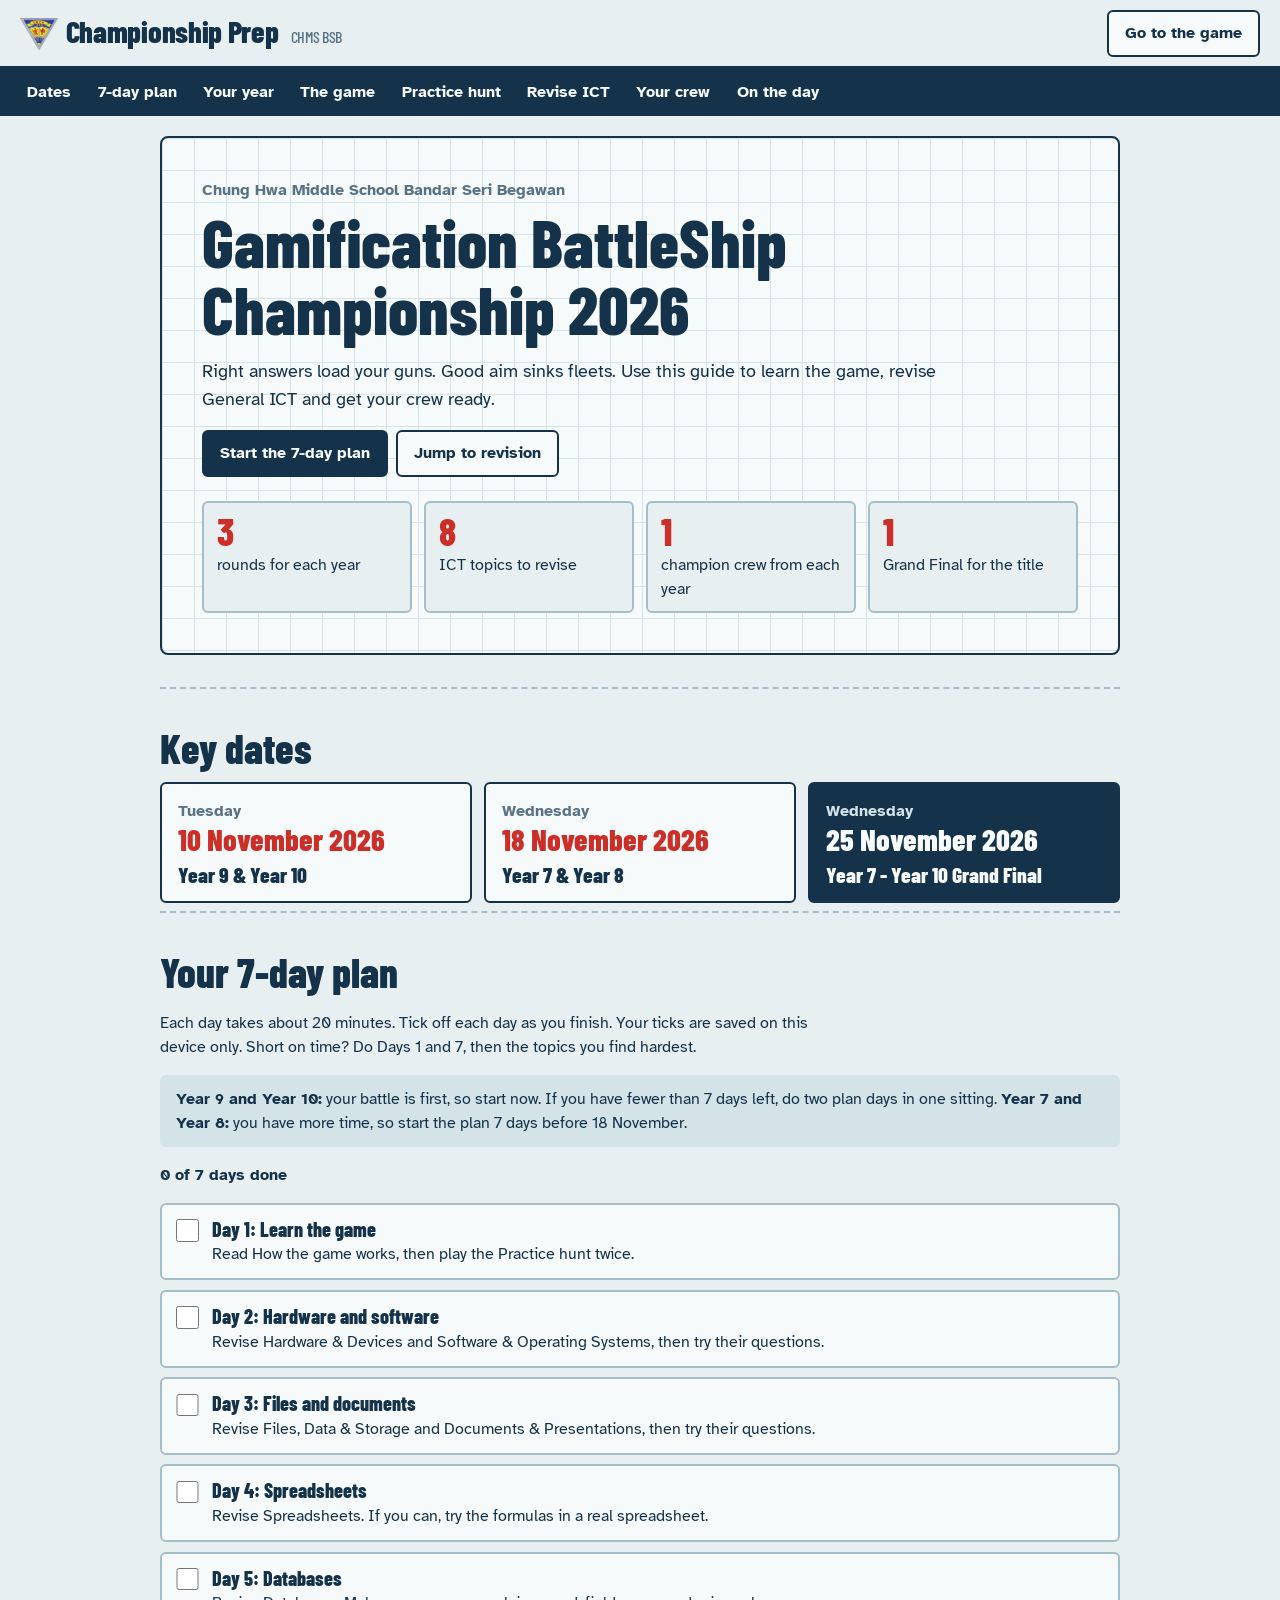
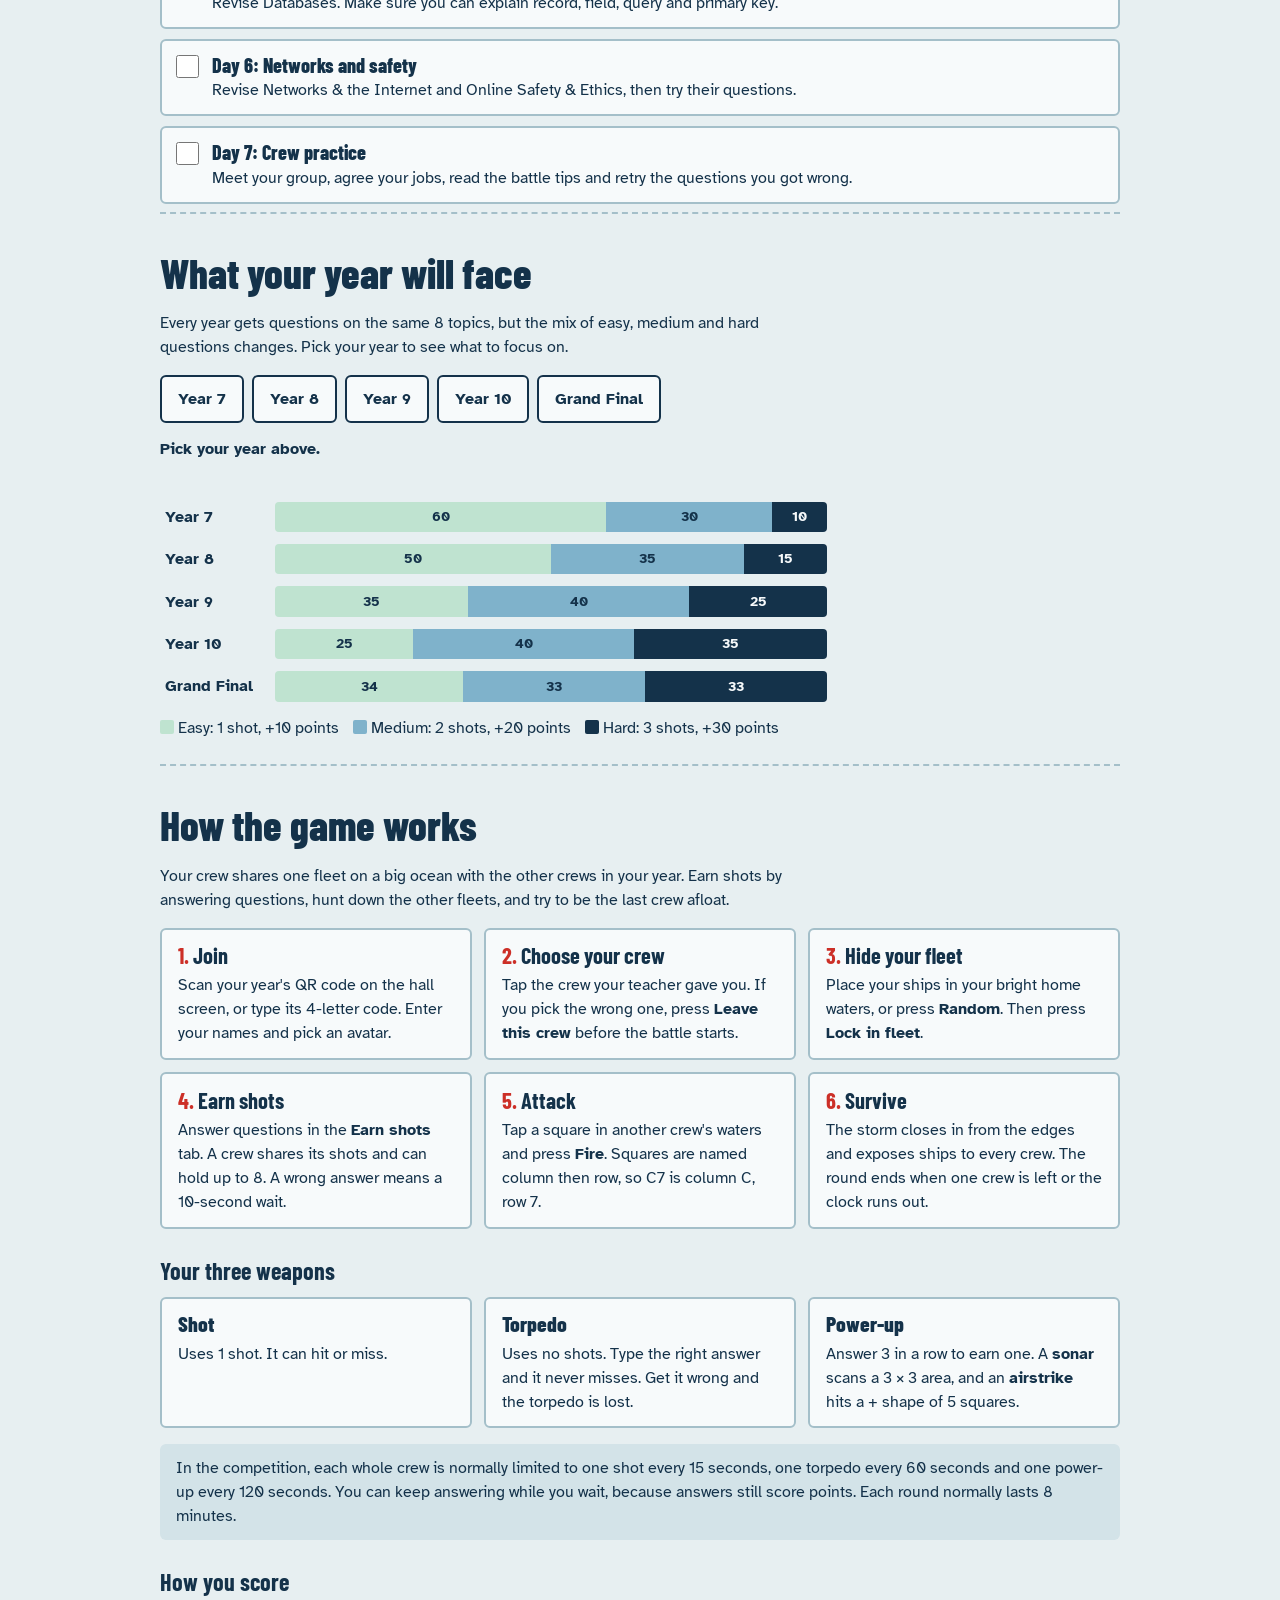
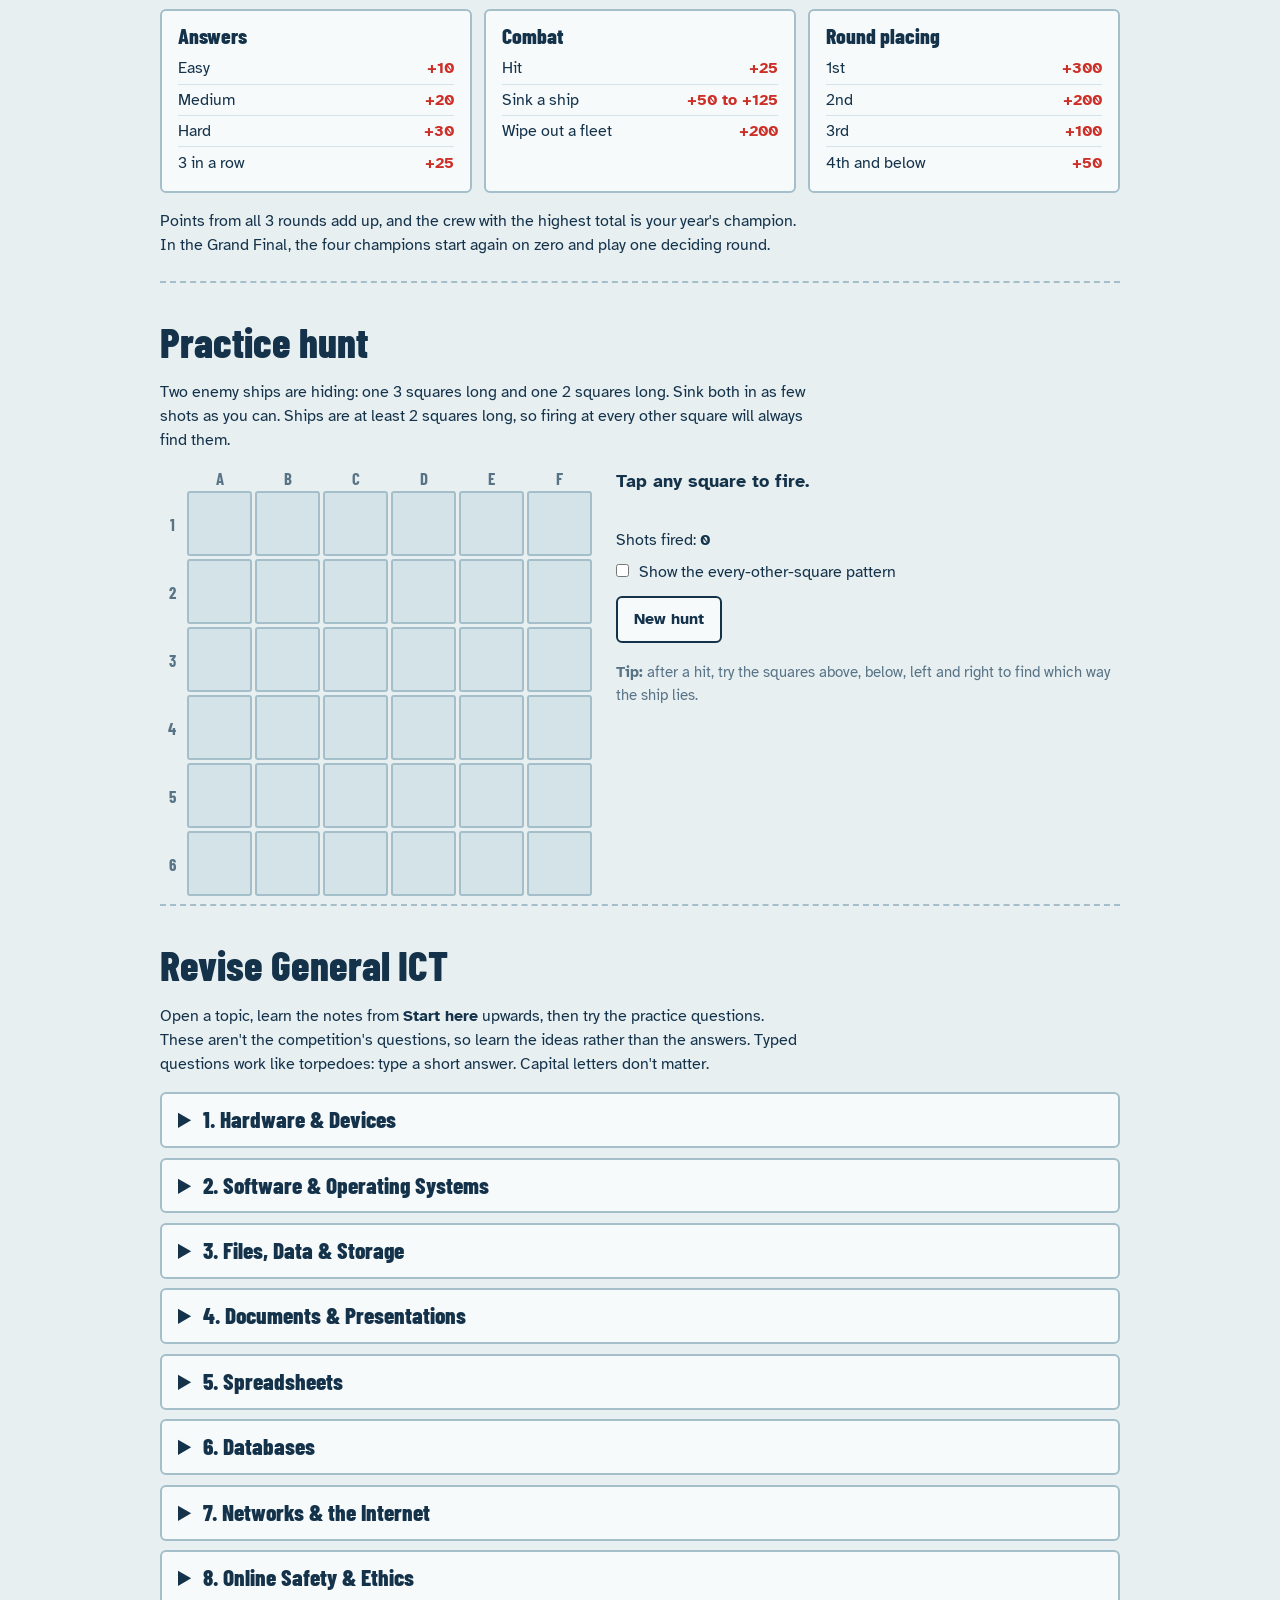
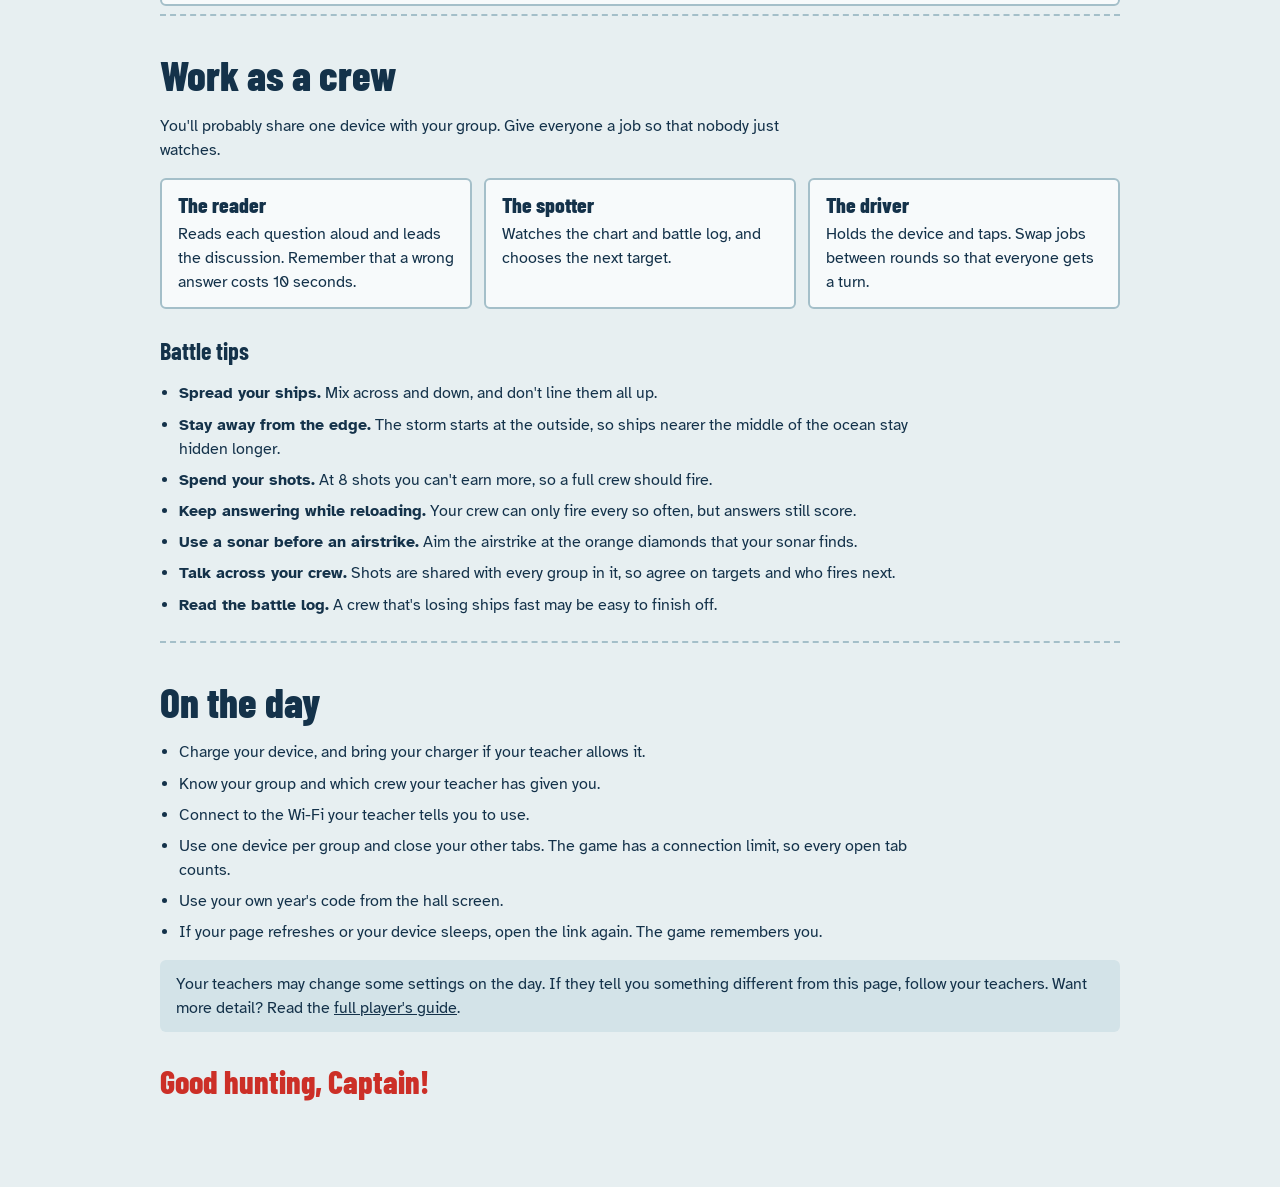
<file: prep.html>
<!DOCTYPE html>
<html lang="en">
<head>
  <meta charset="UTF-8">
  <meta name="viewport" content="width=device-width, initial-scale=1">
  <title>Championship Prep | CHMS Battleship</title>
  <meta name="description" content="A 7-day guide for CHMS BSB students: learn the game, revise General ICT and practise with your crew before the Gamification BattleShip Championship 2026.">
  <link rel="preconnect" href="https://fonts.googleapis.com">
  <link rel="preconnect" href="https://fonts.gstatic.com" crossorigin>
  <link href="https://fonts.googleapis.com/css2?family=Atkinson+Hyperlegible:wght@400;700&family=Barlow+Condensed:wght@500;700;800&display=swap" rel="stylesheet">
  <link rel="icon" type="image/png" href="img/logo-web.png">
  <link rel="stylesheet" href="css/style.css">
  <link rel="stylesheet" href="css/prep.css">
</head>
<body class="prep">
  <header class="topbar">
    <h1 class="brand"><img class="brand-logo" src="img/logo-web.png" alt="School crest">Championship Prep <small>CHMS BSB</small></h1>
    <a class="btn" href="index.html">Go to the game</a>
  </header>

  <nav class="prep-nav" aria-label="On this page">
    <a href="#dates">Dates</a>
    <a href="#plan">7-day plan</a>
    <a href="#year">Your year</a>
    <a href="#game">The game</a>
    <a href="#hunt">Practice hunt</a>
    <a href="#revise">Revise ICT</a>
    <a href="#crew">Your crew</a>
    <a href="#day">On the day</a>
  </nav>

  <main class="prep-main">
    <section class="hero">
      <p class="eyebrow">Chung Hwa Middle School Bandar Seri Begawan</p>
      <h2>Gamification BattleShip Championship 2026</h2>
      <p class="lead">Right answers load your guns. Good aim sinks fleets. Use this guide to learn the game, revise General ICT and get your crew ready.</p>
      <div class="btn-row">
        <a class="btn primary" href="#plan">Start the 7-day plan</a>
        <a class="btn" href="#revise">Jump to revision</a>
      </div>
      <dl class="facts">
        <div><dt>3</dt><dd>rounds for each year</dd></div>
        <div><dt>8</dt><dd>ICT topics to revise</dd></div>
        <div><dt>1</dt><dd>champion crew from each year</dd></div>
        <div><dt>1</dt><dd>Grand Final for the title</dd></div>
      </dl>
    </section>

    <section id="dates" class="block">
      <h2>Key dates</h2>
      <div class="dates">
        <article class="date-card"><p class="date-when">Tuesday<b>10 November 2026</b></p><p class="date-who">Year 9 &amp; Year 10</p></article>
        <article class="date-card"><p class="date-when">Wednesday<b>18 November 2026</b></p><p class="date-who">Year 7 &amp; Year 8</p></article>
        <article class="date-card final"><p class="date-when">Wednesday<b>25 November 2026</b></p><p class="date-who">Year 7 - Year 10 Grand Final</p></article>
      </div>
    </section>

    <section id="plan" class="block">
      <h2>Your 7-day plan</h2>
      <p>Each day takes about 20 minutes. Tick off each day as you finish. Your ticks are saved on this device only. Short on time? Do Days 1 and 7, then the topics you find hardest.</p>
      <p class="note"><b>Year 9 and Year 10:</b> your battle is first, so start now. If you have fewer than 7 days left, do two plan days in one sitting. <b>Year 7 and Year 8:</b> you have more time, so start the plan 7 days before 18 November.</p>
      <p class="progress" id="plan-progress" role="status"></p>
      <ol class="plan" id="plan-list"></ol>
    </section>

    <section id="year" class="block">
      <h2>What your year will face</h2>
      <p>Every year gets questions on the same 8 topics, but the mix of easy, medium and hard questions changes. Pick your year to see what to focus on.</p>
      <div class="year-picker" id="year-picker" role="group" aria-label="Choose your year"></div>
      <p class="year-focus" id="year-focus" role="status"></p>
      <div class="mix" id="mix"></div>
      <p class="key"><span class="swatch easy"></span> Easy: 1 shot, +10 points <span class="swatch medium"></span> Medium: 2 shots, +20 points <span class="swatch hard"></span> Hard: 3 shots, +30 points</p>
    </section>

    <section id="game" class="block">
      <h2>How the game works</h2>
      <p>Your crew shares one fleet on a big ocean with the other crews in your year. Earn shots by answering questions, hunt down the other fleets, and try to be the last crew afloat.</p>
      <ol class="flow">
        <li><h3>Join</h3><p>Scan your year's QR code on the hall screen, or type its 4-letter code. Enter your names and pick an avatar.</p></li>
        <li><h3>Choose your crew</h3><p>Tap the crew your teacher gave you. If you pick the wrong one, press <b>Leave this crew</b> before the battle starts.</p></li>
        <li><h3>Hide your fleet</h3><p>Place your ships in your bright home waters, or press <b>Random</b>. Then press <b>Lock in fleet</b>.</p></li>
        <li><h3>Earn shots</h3><p>Answer questions in the <b>Earn shots</b> tab. A crew shares its shots and can hold up to 8. A wrong answer means a 10-second wait.</p></li>
        <li><h3>Attack</h3><p>Tap a square in another crew's waters and press <b>Fire</b>. Squares are named column then row, so C7 is column C, row 7.</p></li>
        <li><h3>Survive</h3><p>The storm closes in from the edges and exposes ships to every crew. The round ends when one crew is left or the clock runs out.</p></li>
      </ol>

      <h3 class="sub">Your three weapons</h3>
      <div class="cards three">
        <article class="card"><h4>Shot</h4><p>Uses 1 shot. It can hit or miss.</p></article>
        <article class="card"><h4>Torpedo</h4><p>Uses no shots. Type the right answer and it never misses. Get it wrong and the torpedo is lost.</p></article>
        <article class="card"><h4>Power-up</h4><p>Answer 3 in a row to earn one. A <b>sonar</b> scans a 3 × 3 area, and an <b>airstrike</b> hits a + shape of 5 squares.</p></article>
      </div>
      <p class="note">In the competition, each whole crew is normally limited to one shot every 15 seconds, one torpedo every 60 seconds and one power-up every 120 seconds. You can keep answering while you wait, because answers still score points. Each round normally lasts 8 minutes.</p>

      <h3 class="sub">How you score</h3>
      <div class="cards three">
        <article class="card"><h4>Answers</h4><ul class="points"><li>Easy <b>+10</b></li><li>Medium <b>+20</b></li><li>Hard <b>+30</b></li><li>3 in a row <b>+25</b></li></ul></article>
        <article class="card"><h4>Combat</h4><ul class="points"><li>Hit <b>+25</b></li><li>Sink a ship <b>+50 to +125</b></li><li>Wipe out a fleet <b>+200</b></li></ul></article>
        <article class="card"><h4>Round placing</h4><ul class="points"><li>1st <b>+300</b></li><li>2nd <b>+200</b></li><li>3rd <b>+100</b></li><li>4th and below <b>+50</b></li></ul></article>
      </div>
      <p>Points from all 3 rounds add up, and the crew with the highest total is your year's champion. In the Grand Final, the four champions start again on zero and play one deciding round.</p>
    </section>

    <section id="hunt" class="block">
      <h2>Practice hunt</h2>
      <p>Two enemy ships are hiding: one 3 squares long and one 2 squares long. Sink both in as few shots as you can. Ships are at least 2 squares long, so firing at every other square will always find them.</p>
      <div class="hunt">
        <div class="hunt-board" id="hunt-board"></div>
        <div class="hunt-side">
          <p class="hunt-status" id="hunt-status" role="status">Tap any square to fire.</p>
          <p class="hunt-count">Shots fired: <b id="hunt-shots">0</b></p>
          <label class="check"><input type="checkbox" id="hunt-pattern"> Show the every-other-square pattern</label>
          <button class="btn" id="hunt-new" type="button">New hunt</button>
          <p class="hint"><b>Tip:</b> after a hit, try the squares above, below, left and right to find which way the ship lies.</p>
        </div>
      </div>
    </section>

    <section id="revise" class="block">
      <h2>Revise General ICT</h2>
      <p>Open a topic, learn the notes from <b>Start here</b> upwards, then try the practice questions. These aren't the competition's questions, so learn the ideas rather than the answers. Typed questions work like torpedoes: type a short answer. Capital letters don't matter.</p>
      <div class="topics" id="topics"></div>
    </section>

    <section id="crew" class="block">
      <h2>Work as a crew</h2>
      <p>You'll probably share one device with your group. Give everyone a job so that nobody just watches.</p>
      <div class="cards three">
        <article class="card"><h4>The reader</h4><p>Reads each question aloud and leads the discussion. Remember that a wrong answer costs 10 seconds.</p></article>
        <article class="card"><h4>The spotter</h4><p>Watches the chart and battle log, and chooses the next target.</p></article>
        <article class="card"><h4>The driver</h4><p>Holds the device and taps. Swap jobs between rounds so that everyone gets a turn.</p></article>
      </div>
      <h3 class="sub">Battle tips</h3>
      <ul class="tips">
        <li><b>Spread your ships.</b> Mix across and down, and don't line them all up.</li>
        <li><b>Stay away from the edge.</b> The storm starts at the outside, so ships nearer the middle of the ocean stay hidden longer.</li>
        <li><b>Spend your shots.</b> At 8 shots you can't earn more, so a full crew should fire.</li>
        <li><b>Keep answering while reloading.</b> Your crew can only fire every so often, but answers still score.</li>
        <li><b>Use a sonar before an airstrike.</b> Aim the airstrike at the orange diamonds that your sonar finds.</li>
        <li><b>Talk across your crew.</b> Shots are shared with every group in it, so agree on targets and who fires next.</li>
        <li><b>Read the battle log.</b> A crew that's losing ships fast may be easy to finish off.</li>
      </ul>
    </section>

    <section id="day" class="block">
      <h2>On the day</h2>
      <ul class="checks">
        <li>Charge your device, and bring your charger if your teacher allows it.</li>
        <li>Know your group and which crew your teacher has given you.</li>
        <li>Connect to the Wi-Fi your teacher tells you to use.</li>
        <li>Use one device per group and close your other tabs. The game has a connection limit, so every open tab counts.</li>
        <li>Use your own year's code from the hall screen.</li>
        <li>If your page refreshes or your device sleeps, open the link again. The game remembers you.</li>
      </ul>
      <p class="note">Your teachers may change some settings on the day. If they tell you something different from this page, follow your teachers. Want more detail? Read the <a href="https://github.com/fragilesilver/chmsbsb-battleship/blob/main/docs/PLAYERS_GUIDE.md">full player's guide</a>.</p>
      <p class="good-luck">Good hunting, Captain!</p>
    </section>
  </main>

  <script type="module" src="js/prep.js"></script>
</body>
</html>
</file>
<file: css/style.css>
/* ============================================================
   CHMS Battleship Royale  -  "plotting table" look:
   pale chart paper, navy ink, red grease-pencil hits
   ============================================================ */
:root {
  --paper: #e7eff1;
  --sea: #d3e3e8;
  --line: #a4bfc9;
  --ink: #14324a;
  --ink-soft: #587386;
  --hit: #cc2f27;
  --card: #f7fafb;
  --display: "Barlow Condensed", "Arial Narrow", "Roboto Condensed", sans-serif;
  --body: "Atkinson Hyperlegible", "Segoe UI", system-ui, sans-serif;
}

* { box-sizing: border-box; }
html, body { margin: 0; }
body {
  background: var(--paper);
  color: var(--ink);
  font: 16px/1.5 var(--body);
  min-height: 100vh;
}
button, input, select { font: inherit; color: inherit; }
[hidden] { display: none !important; }
:focus-visible { outline: 3px solid var(--hit); outline-offset: 2px; }

/* ---------- top bar ---------- */
.topbar {
  display: flex; align-items: center; justify-content: space-between; gap: 1rem;
  flex-wrap: wrap;
  padding: .6rem 1.25rem;
  border-bottom: 2px solid var(--ink);
}
.brand {
  margin: 0; font: 800 1.9rem/1 var(--display); letter-spacing: -.01em;
}
.brand small { font-weight: 500; font-size: 1rem; color: var(--ink-soft); margin-left: .4rem; }
.brand-logo { height: 2rem; width: auto; margin-right: .5rem; vertical-align: -.4rem; }
.who { display: flex; align-items: center; gap: .5rem; font-weight: 700; }
.who .code { font: 500 1rem var(--display); color: var(--ink-soft); margin-left: .5rem; }

main { padding: 1.25rem; max-width: 1400px; margin: 0 auto; }
h2 { font: 800 2rem/1.1 var(--display); margin: 0 0 .5rem; }
h3 { font: 700 1.2rem/1.2 var(--display); margin: 1.4rem 0 .5rem; }
p { max-width: 65ch; }

/* ---------- forms and buttons ---------- */
.join, .setup { max-width: 30rem; margin: 2rem auto; }
form label { display: block; font-weight: 700; margin-bottom: 1rem; }
input, select {
  display: block; width: 100%; margin-top: .3rem;
  padding: .65rem .8rem;
  border: 2px solid var(--ink); border-radius: 6px; background: var(--card);
}
#join-code, #reopen-code { font: 700 1.8rem var(--display); letter-spacing: .15em; text-transform: uppercase; }
fieldset { border: 2px solid var(--line); border-radius: 6px; margin: 0 0 1rem; padding: .5rem 1rem; }
legend { font-weight: 700; padding: 0 .3rem; }
.name-row { display: flex; align-items: center; gap: .6rem; margin: .4rem 0; font-weight: 400; }
.name-row input { margin: 0; }
.two-col { display: grid; grid-template-columns: repeat(auto-fit, minmax(9rem, 1fr)); gap: 0 1rem; align-items: end; }
label.check { display: flex; gap: .6rem; align-items: flex-start; font-weight: 400; margin: .5rem 0; }
label.check input { width: auto; margin: .3rem 0 0; flex: none; }
.reopen { margin-top: 2.5rem; padding-top: 1rem; border-top: 2px dashed var(--line); }
.inline { display: flex; gap: .5rem; }
.inline input { margin: 0; }
.msg { color: var(--hit); font-weight: 700; min-height: 1.5em; }

.btn {
  display: inline-block; padding: .6rem 1rem;
  border: 2px solid var(--ink); border-radius: 6px;
  background: var(--card); font-weight: 700; cursor: pointer;
}
a.btn { color: inherit; text-decoration: none; }
.btn:hover:not(:disabled) { background: var(--sea); }
.btn:disabled { opacity: .4; cursor: not-allowed; }
.btn.primary { background: var(--ink); color: var(--card); }
.btn.primary:hover:not(:disabled) { background: #0c2233; }
.btn.danger { border-color: var(--hit); color: var(--hit); }
.btn.on { background: var(--sea); }
.btn.wide { display: block; width: 100%; margin-top: .75rem; }
.btn-row { display: flex; flex-wrap: wrap; gap: .5rem; margin: .75rem 0; }

.btn.fire {
  background: var(--hit); border-color: var(--hit); color: #fff;
  font: 800 2rem/1 var(--display); padding: .7rem;
}
.btn.fire:hover:not(:disabled) { background: #a8241e; }

/* ---------- team pennants ---------- */
.pennant {
  display: inline-block; flex: none; width: 1.3rem; height: .9rem;
  background: var(--tc, var(--ink));
  clip-path: polygon(0 0, 100% 50%, 0 100%);
}

.team-picker { list-style: none; padding: 0; display: grid; gap: .75rem; grid-template-columns: repeat(auto-fill, minmax(15rem, 1fr)); }
.team-btn {
  width: 100%; text-align: left; cursor: pointer;
  display: grid; grid-template-columns: auto 1fr; gap: .2rem .6rem; align-items: center;
  padding: .9rem 1rem; border-radius: 6px;
  border: 2px solid var(--tc); border-left-width: 10px; background: var(--card);
}
.team-btn strong { font: 700 1.4rem var(--display); }
.team-btn .crew { grid-column: 2; color: var(--ink-soft); font-size: .9rem; }
.team-btn:hover { background: color-mix(in srgb, var(--tc) 12%, var(--card)); }

.teams { list-style: none; padding: 0; margin: 0; }
.team-row {
  display: grid; grid-template-columns: auto 1fr auto; gap: 0 .6rem; align-items: center;
  padding: .45rem 0; border-bottom: 1px solid var(--line);
}
.team-row .tname { font-weight: 700; }
.team-row .tstat { font: 500 1.05rem var(--display); }
.team-row .tmembers { grid-column: 2 / 4; font-size: .85rem; color: var(--ink-soft); }
.team-row.me .tname { text-decoration: underline 3px var(--tc); text-underline-offset: 4px; }
.team-row.out { opacity: .5; }
.team-row.out .tname { text-decoration: line-through; }

/* ---------- play layout ---------- */
.play { display: grid; grid-template-columns: minmax(0, 1fr) 24rem; gap: 1.5rem; align-items: start; }
.panel { background: var(--card); border: 2px solid var(--ink); border-radius: 8px; padding: 1rem 1.1rem; }
.panel h2 { font-size: 1.7rem; }
.hint { color: var(--ink-soft); font-size: .92rem; }
.chart-wrap { overflow-x: auto; padding-bottom: .5rem; }

@media (max-width: 900px) {
  .play { grid-template-columns: 1fr; }
  main { padding: .75rem; }
}

/* ---------- the ocean chart (the one bold element) ---------- */
.ocean {
  display: grid;
  grid-template-columns: 1.6rem repeat(var(--cols), minmax(22px, 1fr));
  min-width: calc(1.6rem + var(--cols) * 22px);
  max-width: calc(1.6rem + var(--cols) * 46px);
  background: var(--paper);
  border: 2px solid var(--ink);
  border-radius: 4px;
  user-select: none;
}
.axis {
  display: grid; place-items: center;
  font: 700 .85rem var(--display); color: var(--ink-soft);
}
.axis.col { padding: .15rem 0; border-bottom: 2px solid var(--ink); }
.axis.row { border-right: 2px solid var(--ink); }

.cell {
  position: relative; aspect-ratio: 1; padding: 0; margin: 0; cursor: crosshair;
  border: 0; border-right: 1px solid var(--line); border-bottom: 1px solid var(--line);
  background: color-mix(in srgb, var(--tc, var(--sea)) 9%, var(--sea));
}
.cell.mine { background: color-mix(in srgb, var(--tc) 26%, var(--card)); }
.cell.zl { border-left: 2px dashed var(--ink); }
.cell.zt { border-top: 2px dashed var(--ink); }
.cell.open-water {
  background: repeating-linear-gradient(45deg, var(--sea) 0 5px, var(--paper) 5px 7px);
}
.cell.dead-zone { background: color-mix(in srgb, var(--ink-soft) 22%, var(--sea)); }
.cell.inactive { opacity: .4; cursor: not-allowed; }
.cell:hover:not(.inactive) { box-shadow: inset 0 0 0 2px var(--ink); }

.cell.storm {
  background-image: repeating-linear-gradient(-45deg, rgba(58, 44, 96, .32) 0 3px, transparent 3px 8px);
}

/* ships */
.cell.ship { background: var(--ink); }
.cell.ship.mine { background: color-mix(in srgb, var(--tc) 55%, var(--ink)); }
.cell.sh.start { border-radius: 45% 0 0 45%; }
.cell.sh.end   { border-radius: 0 45% 45% 0; }
.cell.sv.start { border-radius: 45% 45% 0 0; }
.cell.sv.end   { border-radius: 0 0 45% 45%; }
.cell.ship.sunk { background: #4a3431; }

/* shots: grease-pencil marks */
.cell.miss::after {
  content: ""; position: absolute; inset: 32%;
  border: 2px solid var(--ink-soft); border-radius: 50%;
}
.cell.hit::before, .cell.hit::after {
  content: ""; position: absolute; left: 12%; right: 12%; top: calc(50% - 2px);
  height: 4px; border-radius: 2px; background: var(--hit);
  transform: rotate(45deg);
}
.cell.hit::after { transform: rotate(-45deg); }
.cell.ship.hit::before, .cell.ship.hit::after { background: #ff5a4f; }

/* placement ghost + chosen target */
.cell.ghost { background: color-mix(in srgb, var(--ink) 45%, var(--sea)); }
.cell.ghost.bad { background: color-mix(in srgb, var(--hit) 55%, var(--sea)); }
.cell.target { box-shadow: inset 0 0 0 3px var(--hit); z-index: 1; }
.cell.target::after {
  content: ""; position: absolute; inset: -6px; border: 2px solid var(--hit); border-radius: 50%;
  animation: lock 1.2s ease-out infinite;
}
@keyframes lock { from { transform: scale(1.5); opacity: 0; } to { transform: scale(.9); opacity: 1; } }
@media (prefers-reduced-motion: reduce) { .cell.target::after { animation: none; } }

/* ---------- placement panel ---------- */
.ship-list { list-style: none; padding: 0; margin: .5rem 0; display: grid; gap: .4rem; }
.ship-pick {
  width: 100%; display: flex; align-items: center; gap: .6rem; text-align: left;
  padding: .5rem .7rem; border: 2px solid var(--line); border-radius: 6px; background: var(--card); cursor: pointer;
  font-weight: 700;
}
.ship-pick small { font-weight: 400; color: var(--ink-soft); margin-left: auto; }
.ship-pick.sel { border-color: var(--ink); background: var(--sea); }
.ship-pick.placed .ship-bar { background: var(--ink); }
.ship-bar {
  flex: none; width: calc(var(--len) * .9rem); height: .8rem; border-radius: .4rem;
  border: 2px solid var(--ink); background: transparent;
}

/* ---------- battle panel ---------- */
.ammo { display: grid; grid-template-columns: auto 1fr; align-items: end; gap: 0 .6rem; }
.ammo-n { font: 800 4.5rem/.85 var(--display); }
.ammo-l { color: var(--ink-soft); padding-bottom: .3rem; }
.shells { grid-column: 1 / 3; display: flex; gap: .3rem; margin-top: .5rem; }
.shell { width: .8rem; height: 1.6rem; border: 2px solid var(--ink); border-radius: .4rem .4rem .15rem .15rem; }
.shell.full { background: var(--ink); }

.fire-box { margin-top: 1.2rem; padding-top: 1rem; border-top: 2px dashed var(--line); }
.target-label { display: block; color: var(--ink-soft); }
.target-cell { font: 800 3rem/1 var(--display); }

.sunk-note { border-left: 6px solid var(--hit); padding-left: .8rem; }
.winner { border-left: 8px solid var(--tc); padding-left: .9rem; }
.winner h2 { font-size: 2.6rem; }

.feed { list-style: none; padding: 0; margin: 0; max-height: 16rem; overflow-y: auto; font-size: .92rem; }
.feed li { padding: .35rem 0 .35rem .6rem; border-left: 4px solid var(--tc); margin-bottom: .3rem; }
.feed time { color: var(--ink-soft); font-size: .8rem; margin-right: .3rem; }
.feed .feed-sink, .feed .feed-out, .feed .feed-win { font-weight: 700; }
.feed .feed-info { border-left-color: var(--line); color: var(--ink-soft); }

/* ---------- toast ---------- */
.toast {
  position: fixed; left: 50%; bottom: 1.5rem; transform: translate(-50%, 150%);
  background: var(--ink); color: var(--card); padding: .75rem 1.25rem; border-radius: 6px;
  font-weight: 700; transition: transform .2s ease, visibility .2s; max-width: 90vw; z-index: 10;
  visibility: hidden;
}
.toast.show { transform: translate(-50%, 0); visibility: visible; }
.toast.big { background: var(--hit); font: 800 1.6rem var(--display); }
@media (prefers-reduced-motion: reduce) { .toast { transition: none; } }

/* ---------- teacher ---------- */
.join-banner {
  display: flex; flex-wrap: wrap; gap: 1rem 3rem; align-items: end;
  padding: .75rem 0 1rem; border-bottom: 2px solid var(--ink);
}
.jb-label { display: block; color: var(--ink-soft); }
.jb-url { font: 700 1.5rem var(--display); word-break: break-all; }
.jb-code { font: 800 4rem/.9 var(--display); letter-spacing: .12em; }

.phases { display: flex; flex-wrap: wrap; gap: .5rem; padding: 0; margin: 1rem 0; list-style: none; counter-reset: ph; }
.phases li {
  counter-increment: ph; padding: .3rem .8rem; border: 2px solid var(--line); border-radius: 99px;
  color: var(--ink-soft); font-weight: 700;
}
.phases li::before { content: counter(ph) ". "; }
.phases li.done { border-color: var(--ink-soft); }
.phases li.now { border-color: var(--ink); background: var(--ink); color: var(--card); }

.control-grid { display: grid; grid-template-columns: minmax(0, 1fr) 21rem; gap: 1.5rem; align-items: start; }
@media (max-width: 1000px) { .control-grid { grid-template-columns: 1fr; } }
.controls p.big { font: 800 2.2rem var(--display); margin: 0 0 .5rem; }
.warn { color: var(--hit); font-weight: 700; font-size: .9rem; }
.crews p { margin: .3rem 0; display: flex; gap: .4rem; align-items: baseline; flex-wrap: wrap; }

/* ---------- battle tabs ---------- */
.tabs { display: flex; gap: .2rem; margin: 1.1rem 0 0; border-bottom: 2px solid var(--ink); }
.tab {
  flex: 1 1 auto; white-space: nowrap; padding: .45rem .4rem; border: 2px solid transparent; border-bottom: 0; border-radius: 6px 6px 0 0;
  background: none; font: 700 1.1rem var(--display); color: var(--ink-soft); cursor: pointer; margin-bottom: -2px;
}
.tab[aria-selected="true"] { border-color: var(--ink); background: var(--card); color: var(--ink); }
.tab-body { padding-top: .9rem; }
.tab-body .fire-box { margin-top: 0; padding-top: 0; border-top: 0; }

.code-view {
  margin: .5rem 0; padding: .7rem .8rem; overflow-x: auto;
  background: var(--ink); color: #e9f2f4; border-radius: 6px;
  font: 500 .85rem/1.45 "Cascadia Mono", "Consolas", "Menlo", monospace; tab-size: 4;
}

/* quiz */
.q-level { margin: 0; color: var(--ink-soft); font-size: .9rem; }
.q-text { font-weight: 700; margin: .5rem 0; }
.options { display: grid; gap: .4rem; }
.opt {
  text-align: left; padding: .6rem .8rem; border: 2px solid var(--line); border-radius: 6px;
  background: var(--card); cursor: pointer; font-weight: 700;
}
.opt:hover:not(:disabled) { border-color: var(--ink); }
.opt:disabled { cursor: default; }
.opt.right { border-color: #1f8a5b; background: #dff1e7; }
.opt.wrong { border-color: var(--hit); background: #f7dfdd; }
.explain { font-size: .92rem; margin: .7rem 0 .3rem; }
.q-note { font-weight: 700; color: var(--hit); margin: .4rem 0; }
.q-note.ok { color: #1f8a5b; }

/* torpedo */
.torpedo .inline { margin-top: .6rem; }
#torpedo-answer { font: 700 1.3rem var(--display); letter-spacing: .04em; }
#torpedo-answer.square { font-size: 1.6rem; letter-spacing: .08em; text-transform: uppercase; max-width: 7rem; }
.torpedo .btn.fire { font-size: 1.3rem; padding: .5rem 1rem; }

/* code console */
.console textarea {
  width: 100%; resize: vertical; margin-top: .3rem; padding: .7rem .8rem;
  border: 2px solid var(--ink); border-radius: 6px; background: var(--ink); color: #e9f2f4;
  font: 500 .95rem/1.45 "Cascadia Mono", "Consolas", "Menlo", monospace; tab-size: 4;
}
.console .btn-row { justify-content: space-between; }
.console .btn.run { font-size: 1.3rem; padding: .5rem 1.4rem; }
.console-log { list-style: none; margin: .5rem 0 0; padding: .5rem .7rem; border: 2px solid var(--line); border-radius: 6px; font-size: .9rem; }
.console-log li { padding: .15rem 0; }
.log-err { color: var(--hit); font-weight: 700; }
.log-hit { color: var(--hit); font-weight: 700; }
.log-out { font-family: "Cascadia Mono", "Consolas", "Menlo", monospace; }
.log-info, .log-miss { color: var(--ink-soft); }
.linkish { background: none; border: 0; padding: .3rem 0; color: var(--ink-soft); text-decoration: underline; cursor: pointer; }

/* teacher extras */
.score { font: 500 .95rem var(--display); color: var(--ink-soft); }
.btn-row.modes .btn { font-weight: 400; }
.btn-row.modes .btn.on { font-weight: 700; }

/* ---------- phase 3: storm, power-ups, sound ---------- */
.top-right { display: flex; align-items: center; gap: 1rem; flex-wrap: wrap; }
.btn.mute { padding: .3rem .7rem; font-size: .85rem; }

.cell.ship.spotted { background: color-mix(in srgb, var(--ink) 70%, #3a2c60); outline: 2px dashed #f2c14e; outline-offset: -4px; }
.cell.intel-ship::before {
  content: ""; position: absolute; inset: 30%; background: #e0621b; transform: rotate(45deg); border-radius: 2px;
}
.cell.intel-clear::before {
  content: ""; position: absolute; inset: 44%; background: var(--ink-soft); border-radius: 50%; opacity: .6;
}
.cell.area { box-shadow: inset 0 0 0 999px rgba(204, 47, 39, .2); }
.cell.area.target { box-shadow: inset 0 0 0 3px var(--hit), inset 0 0 0 999px rgba(204, 47, 39, .2); }

.pu-count { grid-column: 1 / 3; margin-top: .5rem; font: 500 1.05rem var(--display); color: var(--ink-soft); }
.storm-line {
  grid-column: 1 / 3; margin-top: .4rem; padding: .3rem .6rem; border-radius: 6px;
  background: #e4dff0; color: #3a2c60; font-weight: 700; font-size: .9rem;
}
.storm-line:empty { display: none; }

.weapons { display: flex; gap: .3rem; margin-bottom: .8rem; }
.weapon {
  flex: 1; padding: .45rem .3rem; border: 2px solid var(--line); border-radius: 6px; background: var(--card);
  font: 700 1.05rem var(--display); cursor: pointer;
}
.weapon span { font-weight: 500; color: var(--ink-soft); }
.weapon[aria-checked="true"] { border-color: var(--hit); background: #f7dfdd; }
.weapon:disabled { opacity: .4; cursor: not-allowed; }

.toast.alert { background: #8a1f1a; }
.toast.storm { background: #3a2c60; }

.feed .feed-storm { border-left-color: #3a2c60; font-weight: 700; color: #3a2c60; }
.feed .feed-power { font-style: italic; }

.storm-row { align-items: center; }
.storm-level { font: 800 1.4rem var(--display); color: #3a2c60; margin-right: .5rem; }

/* ---------- projector ---------- */
body.projector main { max-width: none; padding: 1rem 1.5rem; }
.proj-join { font-size: 1.15rem; }
.proj-join strong { font: 800 1.6rem var(--display); letter-spacing: .03em; }

.proj-lobby { display: grid; grid-template-columns: minmax(0, 1fr) minmax(0, 1fr); gap: 3rem; align-items: start; padding-top: 1.5rem; }
.lj-step { margin: 0; font-size: 1.5rem; color: var(--ink-soft); }
.lj-url { margin: .2rem 0 1.4rem; font: 800 3.2rem/1.05 var(--display); word-break: break-all; }
.lj-code { margin: 0; font: 800 10rem/.9 var(--display); letter-spacing: .12em; }
.qr { margin-top: 1.5rem; }
.qr img, .qr canvas { border: 10px solid var(--card); border-radius: 8px; }
.lobby-teams h2 { font-size: 2.6rem; }
.lobby-team { border-left: 10px solid var(--tc); padding: .3rem 0 .3rem 1rem; margin-bottom: 1rem; }
.lobby-team h3 { display: flex; align-items: center; gap: .6rem; font-size: 2rem; margin: 0; }
.lobby-team p { margin: .2rem 0 0; font-size: 1.3rem; max-width: none; }
.locked { font: 500 1.1rem var(--body); background: var(--ink); color: var(--card); padding: .1rem .5rem; border-radius: 99px; }

.proj-battle { display: grid; grid-template-columns: minmax(0, 1fr); gap: 1.5rem; align-items: start; }
/* map on the left, storm, standings, teams and battle log on the right */
.proj-main-view { display: grid; grid-template-columns: minmax(0, 1fr) 27rem; gap: 1.5rem; align-items: start; }
.proj-main-view[hidden] { display: none; }
body.projector .ocean {
  max-width: none;
  width: min(100%, calc((100vh - 7rem) * (var(--cols) + 1.3) / (var(--rows) + 1.3)));
}
body.projector .axis { font-size: 1.1rem; }
.proj-storm { display: flex; flex-wrap: wrap; justify-content: space-between; align-items: baseline; gap: 0 1rem; }
.ps-level { white-space: nowrap; }
.proj-storm:not(:empty) { background: #e4dff0; color: #3a2c60; padding: .5rem 1rem; border-radius: 8px; margin-bottom: 1rem; }
.ps-level { font: 800 2rem var(--display); }
.ps-time { font: 700 1.5rem var(--display); }
.teams.big .team-row { padding: .6rem 0; }
.teams.big .tname { font-size: 1.35rem; }
.teams.big .tstat { font-size: 1.45rem; }
.teams.big .pennant { width: 1.8rem; height: 1.2rem; }
.feed.big { max-height: none; font-size: 1.2rem; margin-top: 1rem; }
.feed.big li:first-child { background: color-mix(in srgb, var(--tc) 12%, transparent); }

.winner-banner {
  grid-column: 1 / -1; order: -1;
  display: flex; align-items: center; gap: 1rem; padding: .8rem 1.6rem;
  background: var(--card); border: 3px solid var(--tc); border-left-width: 16px; border-radius: 10px;
}
.winner-banner strong { font: 800 4rem/1 var(--display); }
.winner-banner span:not(.pennant) { font-size: 1.3rem; color: var(--ink-soft); }
.winner-banner .pennant { width: 3rem; height: 2rem; }

.sound-hint { position: fixed; left: 1rem; bottom: .5rem; margin: 0; color: var(--ink-soft); font-size: .9rem; }
@media (max-width: 1000px) {
  .proj-lobby, .proj-battle, .proj-main-view { grid-template-columns: 1fr; }
  .lj-code { font-size: 6rem; }
}

/* ---------- avatars ---------- */
.cell .ship-icon {
  position: absolute; inset: 0; display: grid; place-items: center;
  font-size: min(1.2rem, 70%); line-height: 1; pointer-events: none;
}
.cell.ship.sunk .ship-icon { filter: grayscale(1); opacity: .55; }
.avatar-picker {
  display: grid; grid-template-columns: repeat(auto-fill, minmax(2.8rem, 1fr)); gap: .35rem;
  margin: .3rem 0 0; padding: 0; border: 0;
}
.avatar-picker legend { padding: 0; margin-bottom: .3rem; }
.avatar-opt {
  aspect-ratio: 1; font-size: 1.5rem; line-height: 1; cursor: pointer;
  border: 2px solid var(--line); border-radius: 8px; background: var(--card);
  display: grid; place-items: center; padding: 0;
}
.avatar-opt:hover { border-color: var(--ink-soft); }
.avatar-opt[aria-checked="true"] { border-color: var(--ink); background: var(--sea); box-shadow: inset 0 0 0 2px var(--ink); }
.av { display: inline-block; margin-right: .2rem; }
.ship-pick .ship-av { font-size: 1.1rem; }
.fleet-table { display: grid; grid-template-columns: 1fr auto; gap: .35rem .8rem; align-items: center; }
.fleet-table input { width: 4.5rem; }
.fleet-sum { grid-column: 1 / 3; color: var(--ink-soft); font-size: .92rem; margin: .2rem 0 0; }
.fleet-sum.bad { color: var(--hit); font-weight: 700; }
.cell.hit::before, .cell.hit::after { z-index: 1; }
.cell.hit .ship-icon { opacity: .6; }
.team-btn:disabled { opacity: .55; cursor: not-allowed; }
.team-btn .crew.closed { color: var(--hit); font-weight: 700; }
#leave-team { margin-bottom: 1rem; }

/* ---------- chart zoom + phone layout ---------- */
.zoom-bar { display: flex; gap: .3rem; justify-content: flex-end; margin-bottom: .35rem; }
.zoom-bar .btn { padding: .15rem .75rem; min-width: 2.6rem; font-size: 1.1rem; }
.zoom-bar .btn[aria-pressed="true"] { background: var(--ink); color: var(--card); }
.chart-wrap { touch-action: pan-x pan-y; }
.chart-wrap.zoomed .ocean {
  grid-template-columns: 1.6rem repeat(var(--cols), var(--cell));
  width: max-content; min-width: 0; max-width: none;
}
.cell { touch-action: manipulation; container-type: inline-size; }
.cell .ship-icon { font-size: .9rem; font-size: 62cqi; }

@media (max-width: 900px) {
  .topbar { padding: .35rem .75rem; gap: .4rem; }
  .brand { font-size: 1.35rem; }
  .brand small { display: none; }
  .who { font-size: .9rem; }
  .play { gap: .75rem; grid-template-columns: minmax(0, 1fr); }
  /* the chart stays on screen while the panel scrolls underneath it */
  .play .chart-box {
    position: sticky; top: 0; z-index: 5;
    margin: -.75rem -.75rem 0; padding: .4rem .75rem .5rem;
    background: var(--paper); border-bottom: 2px solid var(--ink);
  }
  .play .chart-wrap { max-height: 48vh; max-height: 48dvh; overflow: auto; padding-bottom: 0; }
  .play .chart-wrap:not(.zoomed) .ocean {
    grid-template-columns: 1.3rem repeat(var(--cols), minmax(0, 1fr));
    min-width: 0;
  }
  .play .axis { font-size: .7rem; }
  .panel { padding: .8rem; }
  .ammo-n { font-size: 3.4rem; }
}
/* keep the letters and numbers in view when the chart is zoomed and scrolled */
.chart-wrap .axis.col { position: sticky; top: 0; z-index: 2; background: var(--paper); }
.chart-wrap .axis.row { position: sticky; left: 0; z-index: 2; background: var(--paper); }
.chart-wrap .axis.corner { position: sticky; top: 0; left: 0; z-index: 3; background: var(--paper); }

/* ---------- crew roles ---------- */
.crew-list { list-style: none; padding: 0; margin: 0; display: grid; gap: .45rem; }
.crew-row { display: flex; flex-wrap: wrap; align-items: center; gap: .3rem .6rem; padding: .4rem .5rem; border: 2px solid var(--line); border-radius: 6px; }
.crew-row.me { border-color: var(--ink); }
.crew-name { font-weight: 700; }
.crew-jobs { display: flex; flex-wrap: wrap; gap: .25rem; }
.role-badge { font-size: .8rem; padding: .05rem .45rem; border-radius: 99px; background: var(--sea); white-space: nowrap; }
.crew-row select { width: auto; margin: 0 0 0 auto; padding: .3rem .5rem; }
.role-help { margin-top: .6rem; font-size: .9rem; }
.role-help summary { cursor: pointer; color: var(--ink-soft); }
.role-help dt { font-weight: 700; margin-top: .4rem; }
.role-help dd { margin: 0 0 0 1.6rem; }
.my-role { grid-column: 1 / 3; margin-top: .4rem; font: 700 1.1rem var(--display); }
.role-tag { font-size: .85rem; }
#suggest-box h4 { margin: 1rem 0 .4rem; font: 700 1.05rem var(--display); }
.sug-list { display: flex; flex-wrap: wrap; gap: .35rem; }
.sug-pick { padding: .3rem .6rem; border: 2px solid var(--line); border-radius: 6px; background: var(--card); cursor: pointer; font: 500 1rem var(--display); }
.sug-pick strong { font-size: 1.15rem; }
.sug-pick.sel { border-color: var(--hit); background: #f7dfdd; }
.cell .sug {
  position: absolute; top: 1px; right: 1px; z-index: 2; min-width: 1.05em; padding: 0 .15em;
  font: 700 .65rem/1.05rem var(--body); color: #fff; background: #e0621b; border-radius: 99px; text-align: center;
  pointer-events: none;
}
.cell.suggested { box-shadow: inset 0 0 0 2px #e0621b; }

/* ---------- question sets ---------- */
.passage {
  margin: .4rem 0 .7rem; padding: .6rem .8rem;
  background: var(--card); border: 2px solid var(--line); border-left: 6px solid var(--ink);
  border-radius: 6px; max-height: 14rem; overflow-y: auto; line-height: 1.5;
}
.passage p { margin: 0; }
.q-topic { color: var(--ink-soft); font-weight: 500; }
.qset-box { margin-top: .6rem; }
.qset-box .qset-info { margin: .4rem 0 0; }
.qset-errors { margin: .4rem 0 0; padding-left: 1.2rem; color: #a02020; font-size: .92rem; }

/* ============================================================
   CHMS BSB TOURNAMENT & BATTLE ROYALE COMPETITION STYLES
   ============================================================ */
.brand-wrap { display: flex; align-items: center; gap: .75rem; flex-wrap: wrap; }
.student-round-tag, .proj-stage-badge {
  display: inline-block; padding: .25rem .65rem; border-radius: 999px;
  background: var(--ink); color: #fff; font: 700 .9rem/1 var(--display);
  letter-spacing: .05em; text-transform: uppercase;
}
.proj-stage-badge.gold { background: #c98a06; color: #14324a; }
.student-score-tag {
  display: inline-flex; align-items: center; gap: .35rem; padding: .25rem .65rem;
  background: var(--sea); border: 2px solid var(--ink); border-radius: 6px;
  font: 700 1.05rem/1 var(--display);
}
.student-score-tag small { font-weight: 500; font-size: .85rem; color: var(--ink-soft); }

/* Projector HUD Center */
.proj-hud-center {
  display: flex; flex-direction: column; align-items: center; justify-content: center;
}
.proj-match-label { font: 700 .75rem/1 var(--display); text-transform: uppercase; color: var(--ink-soft); }
.proj-match-timer {
  font: 800 2.2rem/1 var(--display); letter-spacing: .08em; color: var(--ink);
}
.proj-match-timer.urgent { color: var(--hit); animation: pulseTimer 1s infinite alternate; }
@keyframes pulseTimer { from { transform: scale(1); } to { transform: scale(1.08); } }

.btn.toggle-btn { padding: .35rem .75rem; font-size: .95rem; }

/* Teacher Tourney Bar */
.tourney-bar {
  display: flex; align-items: center; justify-content: space-between; flex-wrap: wrap;
  gap: 1rem; margin-bottom: 1.25rem; padding: .75rem 1.25rem;
  background: var(--card); border: 2px solid var(--ink); border-radius: 8px;
  box-shadow: 0 3px 6px rgba(0,0,0,0.06);
}
.tb-left { display: flex; align-items: center; gap: .8rem; }
.tb-badge {
  display: inline-block; padding: .3rem .75rem; border-radius: 99px;
  background: var(--ink); color: #fff; font: 700 1rem var(--display);
}
.tb-title { font: 700 1.2rem var(--display); color: var(--ink); }
.tb-right { display: flex; align-items: center; gap: .6rem; }
.tb-timer-label { font: 700 .9rem var(--display); color: var(--ink-soft); }
.tb-timer { font: 800 1.6rem var(--display); color: var(--ink); min-width: 4.5rem; text-align: center; }
.tb-timer.expired { color: var(--hit); }
.btn-sm { padding: .25rem .5rem; font-size: .85rem; }

/* Standings Table */
.tourney-standings-card, .student-standings-card {
  margin: 1.5rem 0; padding: 1rem 1.25rem; background: var(--card);
  border: 2px solid var(--line); border-radius: 8px;
}
.tsc-head { margin-bottom: .8rem; }
.tsc-head h3 { margin: 0 0 .2rem; }
.table-wrap { overflow-x: auto; }
.standings-table {
  width: 100%; border-collapse: collapse; text-align: left; font-size: .95rem;
}
.standings-table th, .standings-table td {
  padding: .6rem .8rem; border-bottom: 1px solid var(--line);
}
.standings-table th {
  background: var(--sea); font: 700 .9rem var(--display);
  letter-spacing: .05em; text-transform: uppercase; color: var(--ink);
}
.standings-table tr:hover { background: rgba(0,0,0,0.02); }
.standings-table tr.me-row { background: #eef6f9; font-weight: 700; }
.year-badge {
  display: inline-block; padding: .15rem .45rem; border-radius: 4px;
  background: var(--sea); font: 700 .82rem var(--display); border: 1px solid var(--line);
}
.qual-badge, .qual-badge-big {
  display: inline-block; padding: .2rem .5rem; border-radius: 99px;
  background: #fdf3d0; border: 1px solid #c98a06; color: #855b00;
  font: 700 .85rem var(--display); white-space: nowrap; margin-right: .4rem;
}
.stat-afloat { color: #1f8a5b; font-weight: 700; }
.stat-out { color: var(--hit); font-weight: 700; }
.total-pts { font-size: 1.15rem; color: var(--ink); }

/* Projector Standings Overlay */
.proj-standings-view {
  display: flex; justify-content: center; width: 100%; padding: 1.5rem 0;
}
.psv-card {
  width: 100%; max-width: 1200px; background: var(--card);
  border: 3px solid var(--ink); border-radius: 12px; padding: 1.5rem 2rem;
  box-shadow: 0 8px 24px rgba(0,0,0,0.12);
}
.psv-head h2 { font: 800 2.4rem/1.1 var(--display); margin: 0 0 .3rem; color: var(--ink); }
.psv-head small { font-size: 1.2rem; color: var(--ink-soft); font-weight: 600; }
.psv-desc { color: var(--ink-soft); font-size: 1.05rem; margin: 0 0 1.25rem; }
.big-table th { font-size: 1.1rem; padding: .8rem 1rem; }
.big-table td { font-size: 1.1rem; padding: .8rem 1rem; }
.rank-badge { font: 800 1.4rem var(--display); }
.team-name-big { font-size: 1.25rem; }
.total-pts-big { font: 800 1.6rem var(--display); color: var(--ink); }
.qual-badge-big { font-size: 1.05rem; padding: .3rem .75rem; }

/* Mini Leaderboard on Ocean Sidebar */
.mini-lead-box {
  margin-bottom: 1rem; padding: .6rem .8rem; background: var(--card);
  border: 2px solid var(--line); border-radius: 6px;
}
.mini-lead-box h4 { margin: 0 0 .4rem; font: 700 1.05rem var(--display); }
.mini-lead-list { list-style: none; padding: 0; margin: 0; display: grid; gap: .3rem; }
.mini-lead-list li {
  display: flex; align-items: center; justify-content: space-between; gap: .5rem;
  font-size: .95rem; font-weight: 700; padding: .25rem .4rem; border-left: 4px solid var(--tc);
  background: var(--paper); border-radius: 0 4px 4px 0;
}
.ml-pts { font: 700 1rem var(--display); }

/* Podium Banner */
.podium-banner {
  text-align: center; padding: 1.5rem 2rem; background: #fffdf5;
  border: 3px solid #c98a06; border-radius: 12px;
}
.trophy-icon { font-size: 4rem; line-height: 1; display: block; margin-bottom: .5rem; }
.podium-banner h2 { font: 800 1.8rem var(--display); color: #c98a06; margin: 0 0 .5rem; letter-spacing: .08em; }
.podium-banner h1 { font: 800 3.2rem/1 var(--display); color: var(--ink); margin: 0 0 .5rem; }
.podium-banner p { font-size: 1.2rem; color: var(--ink-soft); margin: 0; }

/* Intermission and Qualify cards for Students */
.intermission-box {
  margin: .8rem 0; padding: .8rem 1rem; background: #fdf8e6;
  border: 2px solid #c98a06; border-radius: 8px; text-align: center;
}
.qualify-celebrate {
  margin: .8rem 0; padding: .9rem 1.2rem; background: #eaf8ef;
  border: 2px solid #1f8a5b; border-radius: 8px; font-size: 1.15rem; color: #145939; text-align: center;
}

/* ---------- event setup ---------- */
.event-year { border-left: 4px solid var(--line); padding-left: .75rem; margin-bottom: 1rem; }
.event-year > label { margin-bottom: .4rem; }

/* ---------- event dashboard ---------- */
.event-page section { margin-bottom: 2rem; }
.clock-note { margin: 0 0 .5rem; max-width: none; font-weight: 700; color: #1f8a5b; }
.clock-note.passive { color: var(--ink-soft); font-weight: 400; }
#event-error:empty { display: none; }
.bracket { display: grid; grid-template-columns: minmax(0, 3fr) minmax(0, 1fr) minmax(0, 1fr); gap: 1rem; align-items: stretch; }
.bracket-years { display: grid; grid-template-columns: repeat(auto-fit, minmax(10rem, 1fr)); gap: .6rem; list-style: none; margin: 0; padding: 0; }
.bracket-box { display: flex; flex-direction: column; justify-content: center; gap: .1rem; padding: .7rem 1rem; background: var(--card); border: 2px dashed var(--line); border-left: 8px solid var(--tc, var(--ink)); border-radius: 8px; }
.bracket-box.done { border-style: solid; border-color: var(--tc, var(--ink)); }
.bracket-box strong { font: 800 1.35rem/1.1 var(--display); overflow-wrap: anywhere; }
.bb-label { font: 700 .85rem var(--display); text-transform: uppercase; letter-spacing: .04em; color: var(--ink-soft); }
.bb-sub { font-size: .9rem; color: var(--ink-soft); }
.bracket-winner.done { --tc: #c98a06; background: #fdf8e6; }
.division-grid { display: grid; grid-template-columns: repeat(auto-fit, minmax(min(100%, 26rem), 1fr)); gap: 1rem; }
.division-card { padding: .9rem 1rem; background: var(--card); border: 2px solid var(--line); border-radius: 8px; min-width: 0; }
.dc-head { display: flex; justify-content: space-between; align-items: baseline; gap: 1rem; }
.dc-head h3 { margin: 0; font-size: 1.5rem; }
.dc-head small { font: 500 1rem var(--body); color: var(--ink-soft); }
.dc-clock { font: 800 1.7rem var(--display); }
.dc-status { margin: .1rem 0 .6rem; color: var(--ink-soft); }
.standings-table.compact th, .standings-table.compact td { padding: .35rem .5rem; }
.standings-table .pennant { margin-right: .35rem; }
.topic-pct { font-weight: 700; }
.topic-pct.low { color: var(--hit); }
@media (max-width: 800px) { .bracket { grid-template-columns: minmax(0, 1fr); } }

/* ---------- hall screen ---------- */
.wall { display: grid; grid-template-columns: repeat(2, minmax(0, 1fr)); gap: 1rem; }
@media (max-width: 1100px) { .wall { grid-template-columns: minmax(0, 1fr); } }
.wall-card { min-width: 0; padding: .6rem .9rem; background: var(--card); border: 2px solid var(--ink); border-top: 10px solid var(--tc); border-radius: 8px; }
.wall-head { display: flex; align-items: baseline; gap: .8rem; }
.wall-head h2 { margin: 0; font-size: 2rem; }
.wall-status { flex: 1; min-width: 0; color: var(--ink-soft); font-size: 1.05rem; }
.wall-clock { font: 800 2rem var(--display); }
.wall-clock.urgent { color: var(--hit); }
.wall-join { display: flex; align-items: center; gap: 1.5rem; padding: .6rem 0; }
.wall-qr img, .wall-qr canvas { display: block; }
.wall-code { margin: 0; font: 800 5rem/1 var(--display); letter-spacing: .1em; }
.wall-url { margin: .2rem 0 0; font-size: 1.05rem; word-break: break-all; }
.wall-count { margin: .2rem 0 0; font: 700 1.3rem var(--display); }
.wall-body { display: grid; grid-template-columns: minmax(0, 1fr) 13rem; gap: .9rem; align-items: start; margin-top: .4rem; }
/* four cards share the screen, so each map gets about half its height */
body.projector .wall-map .ocean {
  width: min(100%, calc((50vh - 8rem) * (var(--cols) + .6) / (var(--rows) + .6)));
  min-width: 0; grid-template-columns: 1rem repeat(var(--cols), minmax(0, 1fr));
}
body.projector .wall-map .axis { font-size: .65rem; }
/* one or two years in the session: each map can use nearly the full height */
body.projector .wall-few .wall-map .ocean {
  width: min(100%, calc((100vh - 13rem) * (var(--cols) + .6) / (var(--rows) + .6)));
}
.wall-empty { grid-column: 1 / -1; margin: 3rem 0; text-align: center; font: 700 2rem var(--display); }
.division-card.resting { opacity: .65; }
.playing-now { margin: .2rem 0; font-weight: 700; }
.session-note { margin: .4rem 0 0; color: var(--ink-soft); }
.session-note.crowded { color: var(--hit); font-weight: 700; }
.wall-map { padding-bottom: 0; }
.wall-teams { list-style: none; margin: 0; padding: 0; display: grid; gap: .3rem; }
.wall-teams li { display: flex; align-items: center; gap: .4rem; padding: .25rem .4rem; background: var(--paper); border-left: 5px solid var(--tc); border-radius: 0 4px 4px 0; }
.wall-teams li.out { opacity: .55; }
.wt-name { flex: 1; min-width: 0; font-weight: 700; line-height: 1.15; overflow-wrap: anywhere; }
.wt-pts { font: 800 1.25rem var(--display); }
@media (max-width: 700px) { .wall-body { grid-template-columns: minmax(0, 1fr); } .wall-code { font-size: 3.5rem; } }

/* ---------- printing results ---------- */
@media print {
  .no-print, .toast { display: none !important; }
  body { background: #fff; }
  .division-card, .bracket-box { break-inside: avoid; }
  .table-wrap { overflow: visible; }
}
</file>
<file: css/prep.css>
/* Championship Prep page. Uses the colours and type from style.css. */
.prep { overflow-wrap: anywhere; }
html { scroll-behavior: smooth; scroll-padding-top: 4rem; }
@media (prefers-reduced-motion: reduce) { html { scroll-behavior: auto; } }

.prep-main a:not(.btn) { color: inherit; }
.prep-nav {
  position: sticky; top: 0; z-index: 5;
  display: flex; gap: .25rem; overflow-x: auto;
  padding: .4rem 1rem;
  background: var(--ink);
}
.prep-nav a {
  flex: none; padding: .35rem .7rem; border-radius: 6px;
  color: var(--card); font-weight: 700; text-decoration: none; white-space: nowrap;
}
.prep-nav a:hover { background: #24506f; }
.prep-nav a:focus-visible { outline-color: var(--card); outline-offset: -3px; }

.prep-main { max-width: 62rem; padding: 0 1rem 3rem; }
.block { padding: 2.25rem 0 .5rem; border-top: 2px dashed var(--line); }
.block > h2 { font-size: clamp(1.9rem, 5vw, 2.6rem); }
.sub { font-size: 1.5rem; margin-top: 1.75rem; }
h4 { margin: 0 0 .35rem; font: 800 1.35rem/1.1 var(--display); }
.note {
  max-width: none; margin: 1rem 0; padding: .75rem 1rem;
  background: var(--sea); border-radius: 6px;
}
.hint { color: var(--ink-soft); }

/* Hero: drawn like a plotting chart */
.hero {
  margin: 1.25rem 0 2rem; padding: clamp(1.25rem, 4vw, 2.5rem);
  border: 2px solid var(--ink); border-radius: 8px;
  background-color: var(--card);
  background-image:
    linear-gradient(var(--sea) 1px, transparent 1px),
    linear-gradient(90deg, var(--sea) 1px, transparent 1px);
  background-size: 2rem 2rem;
}
.eyebrow { margin: 0 0 .35rem; font-weight: 700; color: var(--ink-soft); }
.hero h2 { margin: 0; font-size: clamp(2.3rem, 8vw, 4.2rem); line-height: 1; }
.lead { margin: 1rem 0; font-size: 1.15rem; }
.facts {
  display: grid; grid-template-columns: repeat(auto-fit, minmax(8.5rem, 1fr)); gap: .75rem;
  margin: 1.5rem 0 0;
}
.facts div { padding: .6rem .8rem; background: var(--paper); border: 2px solid var(--line); border-radius: 6px; }
.facts dt { font: 800 2.4rem/1 var(--display); color: var(--hit); }
.facts dd { margin: .15rem 0 0; }

/* Key dates */
.dates { display: grid; grid-template-columns: repeat(auto-fit, minmax(15rem, 1fr)); gap: .75rem; margin-top: .75rem; }
.date-card { padding: .9rem 1rem; background: var(--card); border: 2px solid var(--ink); border-radius: 6px; }
.date-card p { margin: 0; }
.date-when { color: var(--ink-soft); font-weight: 700; }
.date-when b { display: block; color: var(--hit); font: 800 1.9rem/1.1 var(--display); }
.date-who { margin-top: .35rem !important; font: 800 1.35rem/1.15 var(--display); }
.date-card.final { background: var(--ink); color: var(--card); }
.date-card.final .date-when { color: var(--sea); }
.date-card.final .date-when b { color: var(--card); }

/* 7-day plan */
.progress { font-weight: 700; }
.plan { list-style: none; margin: 0; padding: 0; display: grid; gap: .6rem; }
.plan label {
  display: grid; grid-template-columns: auto 1fr; gap: .1rem .8rem; align-items: start;
  padding: .75rem .9rem; cursor: pointer;
  background: var(--card); border: 2px solid var(--line); border-radius: 6px;
}
.plan input { width: 1.4rem; height: 1.4rem; margin: .15rem 0 0; grid-row: span 2; accent-color: var(--ink); }
.plan b { font: 800 1.25rem/1.2 var(--display); }
.plan span { grid-column: 2; }
.plan li.done label { background: var(--sea); border-color: var(--ink); }
.plan li.done b { text-decoration: line-through; }

/* Year picker and question mix */
.year-picker { display: flex; flex-wrap: wrap; gap: .5rem; }
.year-picker .btn[aria-pressed="true"] { background: var(--ink); color: var(--card); }
.year-focus { max-width: none; min-height: 3em; margin: .9rem 0; font-weight: 700; }
.mix { display: grid; gap: .45rem; max-width: 42rem; }
.mix-row { display: grid; grid-template-columns: 6.3rem 1fr; gap: .6rem; align-items: center; padding: .15rem .3rem; border-radius: 6px; }
.mix-row.on { background: var(--sea); }
.mix-name { font-weight: 700; }
.bar { display: flex; height: 1.9rem; border-radius: 4px; overflow: hidden; }
.bar span { display: grid; place-items: center; min-width: 1.9rem; font-weight: 700; font-size: .9rem; }
.easy { background: #bfe3d0; color: var(--ink); }
.medium { background: #7fb2cb; color: var(--ink); }
.hard { background: var(--ink); color: var(--card); }
.key { max-width: none; margin-top: .75rem; }
.swatch { display: inline-block; width: .9rem; height: .9rem; margin-left: .6rem; border-radius: 2px; vertical-align: -1px; }
.swatch:first-child { margin-left: 0; }

/* Game steps and cards */
.flow { list-style: none; counter-reset: step; margin: 1rem 0 0; padding: 0; display: grid; grid-template-columns: repeat(auto-fit, minmax(15rem, 1fr)); gap: .75rem; }
.flow li { counter-increment: step; padding: .8rem 1rem; background: var(--card); border: 2px solid var(--line); border-radius: 6px; }
.flow h3 { margin: 0 0 .25rem; font-size: 1.4rem; }
.flow h3::before { content: counter(step) ". "; color: var(--hit); }
.flow p { margin: 0; }
.cards { display: grid; gap: .75rem; margin: .75rem 0; }
.cards.three { grid-template-columns: repeat(auto-fit, minmax(15rem, 1fr)); }
.card { padding: .8rem 1rem; background: var(--card); border: 2px solid var(--line); border-radius: 6px; }
.card p { margin: 0; }
.points { list-style: none; margin: 0; padding: 0; }
.points li { display: flex; justify-content: space-between; gap: 1rem; padding: .2rem 0; border-bottom: 1px solid var(--sea); }
.points li:last-child { border-bottom: 0; }
.points b { color: var(--hit); white-space: nowrap; }

/* Practice hunt */
.hunt { display: grid; grid-template-columns: minmax(0, 27rem) minmax(13rem, 1fr); gap: 1.5rem; margin-top: 1rem; align-items: start; }
.hunt-board { display: grid; grid-template-columns: 1.5rem repeat(6, minmax(0, 1fr)); gap: 3px; }
.hunt-label { display: grid; place-items: center; font: 700 1.05rem var(--display); color: var(--ink-soft); }
.hunt-cell {
  aspect-ratio: 1; padding: 0; min-width: 0;
  background: var(--sea); border: 2px solid var(--line); border-radius: 3px;
  font: 800 1.5rem/1 var(--display); cursor: crosshair;
}
.hunt-cell:hover:not(:disabled) { border-color: var(--ink); }
.hunt-cell.pattern:not(:disabled) { background: #a9cbd8; }
.hunt-cell:disabled { cursor: default; color: var(--ink); opacity: 1; }
.hunt-cell.miss { background: var(--paper); }
.hunt-cell.hit { background: #f4d4d1; color: var(--hit); border-color: var(--hit); }
.hunt-cell.sunk { background: var(--hit); color: #fff; border-color: var(--hit); }
.hunt-status { min-height: 3em; margin: 0 0 .25rem; font-size: 1.15rem; font-weight: 700; }
.hunt-count { margin: 0 0 .5rem; }
.hunt-side .btn { margin: .25rem 0; }

/* Revision topics */
.topics { display: grid; gap: .6rem; margin-top: 1rem; }
.topic { background: var(--card); border: 2px solid var(--line); border-radius: 6px; }
.topic[open] { border-color: var(--ink); }
.topic summary { padding: .75rem 1rem; font: 800 1.45rem/1.2 var(--display); cursor: pointer; }
.topic-body { padding: 0 1rem 1rem; }
.tiers { display: grid; grid-template-columns: repeat(auto-fit, minmax(14rem, 1fr)); gap: .75rem; }
.tier { padding: .7rem .9rem; background: var(--paper); border-radius: 6px; }
.tier ul { margin: 0; padding-left: 1.1rem; }
.tier li { margin: .3rem 0; }
.quiz { margin-top: 1.25rem; }
.quiz h4 { margin-bottom: .5rem; }
.q { margin: 0 0 .75rem; padding: .7rem .9rem; border: 2px solid var(--line); border-radius: 6px; }
.q-level { font: 700 .95rem var(--display); text-transform: uppercase; letter-spacing: .04em; color: var(--ink-soft); }
.q-text { margin: .1rem 0 .55rem; font-weight: 700; max-width: none; }
.q-options { display: grid; grid-template-columns: repeat(auto-fit, minmax(13rem, 1fr)); gap: .4rem; }
.q-options .btn { text-align: left; font-weight: 400; }
.q-options .btn:disabled { opacity: 1; }
.q-options .btn.right { background: #bfe3d0; font-weight: 700; }
.q-options .btn.wrong { background: #f4d4d1; border-color: var(--hit); }
.q-typed { display: flex; gap: .5rem; max-width: 26rem; }
.q-typed input { margin: 0; flex: 1; min-width: 0; }
.q-result { max-width: none; margin: .55rem 0 0; }
.q-result b.good { color: #1c6b45; }
.q-result b.bad { color: var(--hit); }
.q-score { font-weight: 700; max-width: none; }

/* Tips and checklist */
.tips, .checks { max-width: 50rem; padding-left: 1.2rem; }
.tips li, .checks li { margin: .45rem 0; }
.good-luck { font: 800 2rem/1.1 var(--display); color: var(--hit); }

@media (max-width: 40rem) {
  .topbar { padding: .6rem 1rem; }
  .brand { font-size: 1.55rem; }
  .hunt { grid-template-columns: minmax(0, 1fr); }
}
</file>
